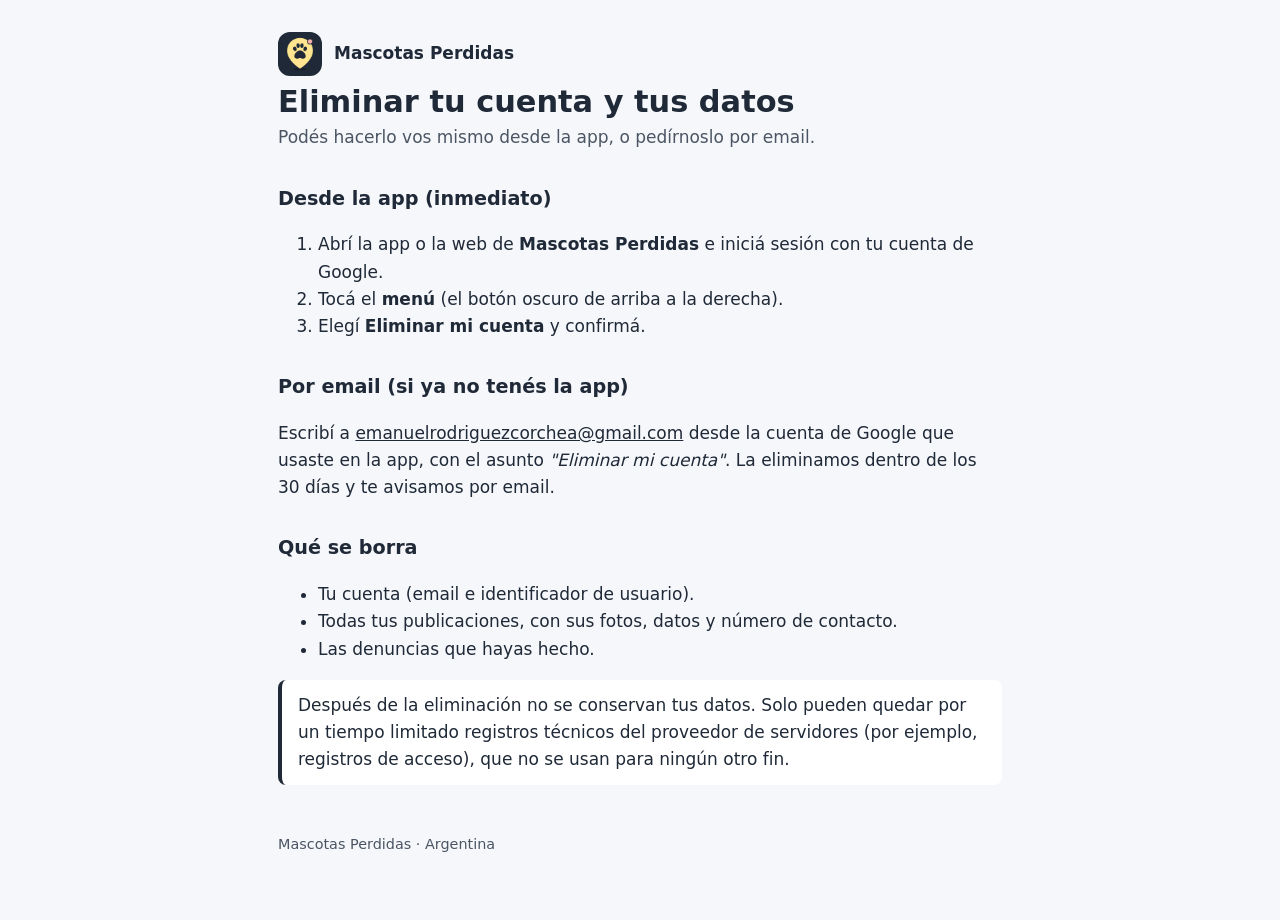
<file: eliminar-cuenta.html>
<!doctype html>
<html lang="es">
<head>
<meta charset="utf-8">
<meta name="viewport" content="width=device-width,initial-scale=1">
<title>Eliminar cuenta</title>
<meta name="description" content="Cómo eliminar tu cuenta y tus datos de Mascotas Perdidas.">
<link rel="icon" href="icono.png">
<link rel="stylesheet" href="estilos.css">
</head>
<body>
<main>
  <header><img src="icono.png" alt="" width="44" height="44" style="border-radius:12px"><strong>Mascotas Perdidas</strong></header>

  <h1>Eliminar tu cuenta y tus datos</h1>
  <p class="sub">Podés hacerlo vos mismo desde la app, o pedírnoslo por email.</p>

  <h2>Desde la app (inmediato)</h2>
  <ol>
    <li>Abrí la app o la web de <strong>Mascotas Perdidas</strong> e iniciá sesión con tu cuenta de Google.</li>
    <li>Tocá el <strong>menú</strong> (el botón oscuro de arriba a la derecha).</li>
    <li>Elegí <strong>Eliminar mi cuenta</strong> y confirmá.</li>
  </ol>

  <h2>Por email (si ya no tenés la app)</h2>
  <p>Escribí a <a href="mailto:emanuelrodriguezcorchea@gmail.com?subject=Eliminar%20mi%20cuenta%20-%20Mascotas%20Perdidas">emanuelrodriguezcorchea@gmail.com</a> desde la cuenta de Google que usaste en la app, con el asunto <em>"Eliminar mi cuenta"</em>. La eliminamos dentro de los 30 días y te avisamos por email.</p>

  <h2>Qué se borra</h2>
  <ul>
    <li>Tu cuenta (email e identificador de usuario).</li>
    <li>Todas tus publicaciones, con sus fotos, datos y número de contacto.</li>
    <li>Las denuncias que hayas hecho.</li>
  </ul>
  <p class="aviso">Después de la eliminación no se conservan tus datos. Solo pueden quedar por un tiempo limitado registros técnicos del proveedor de servidores (por ejemplo, registros de acceso), que no se usan para ningún otro fin.</p>

  <footer>Mascotas Perdidas · Argentina</footer>
</main>
</body>
</html>
</file>
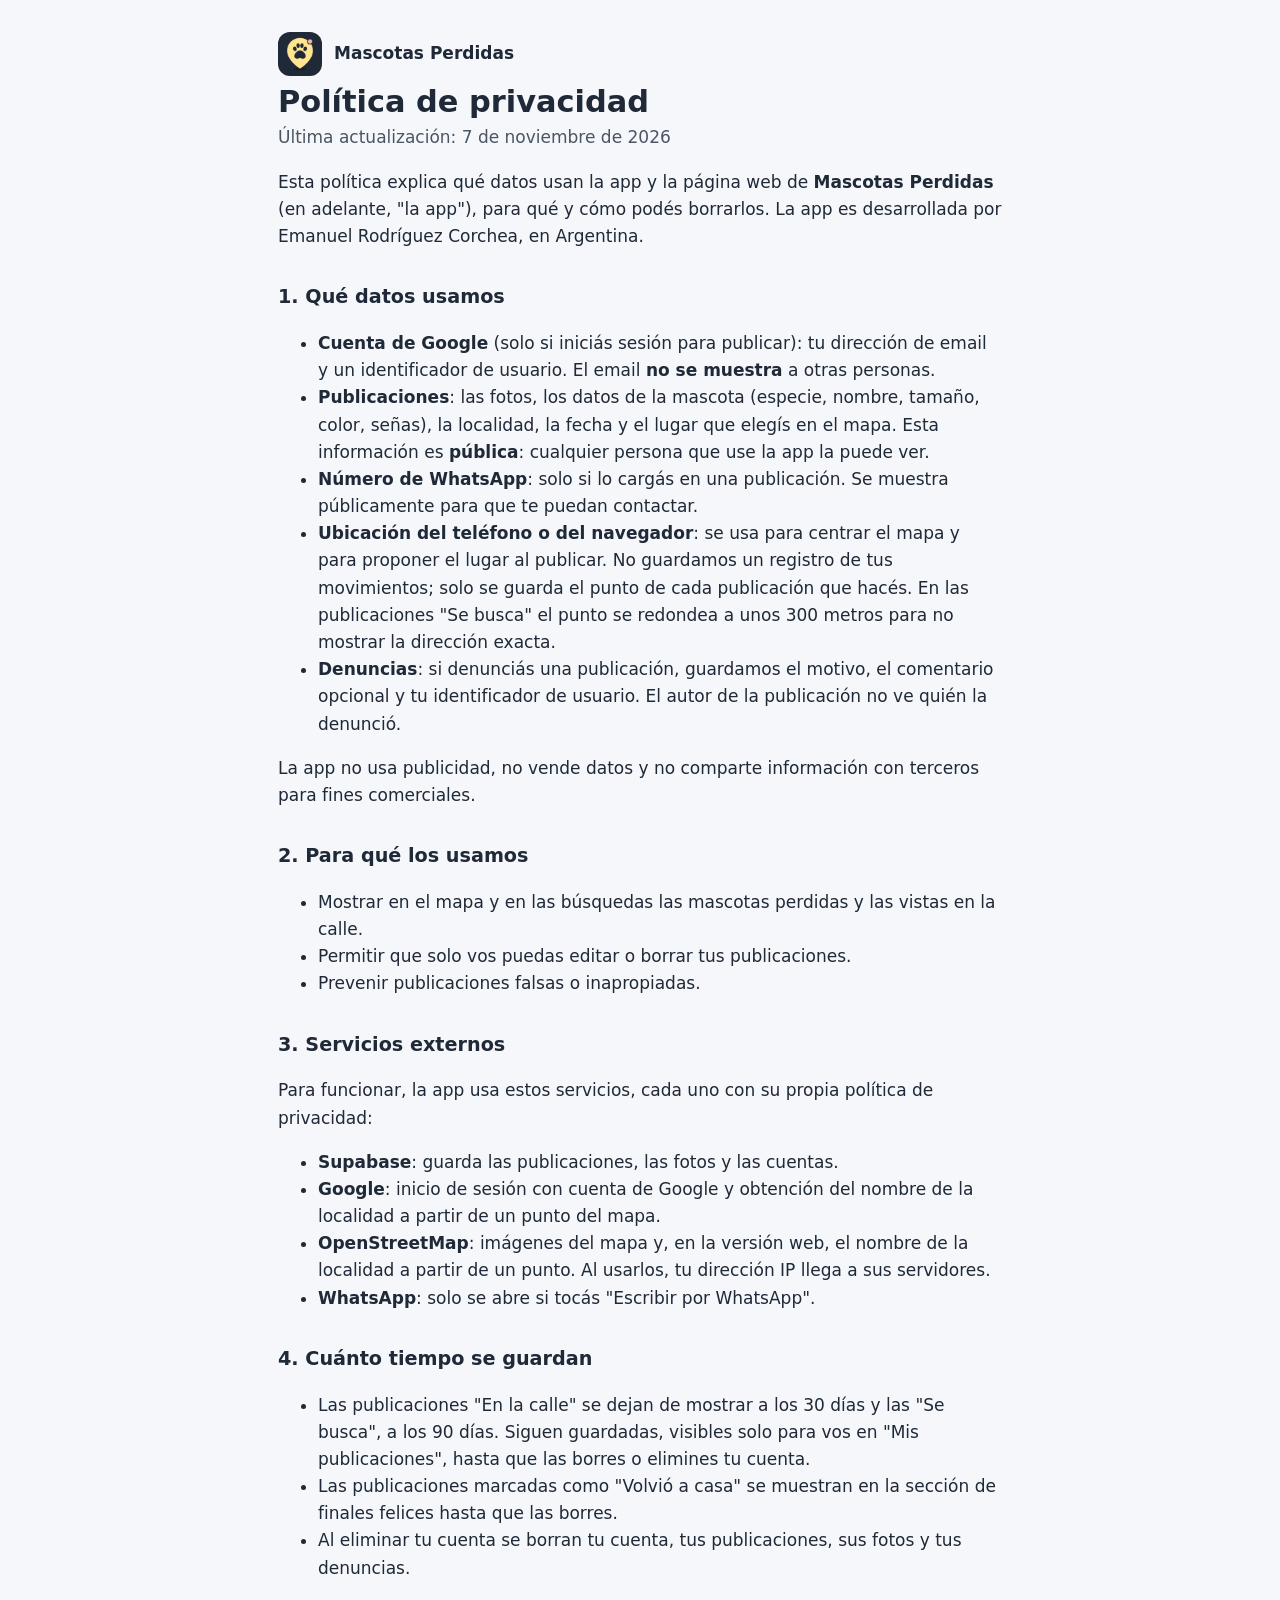
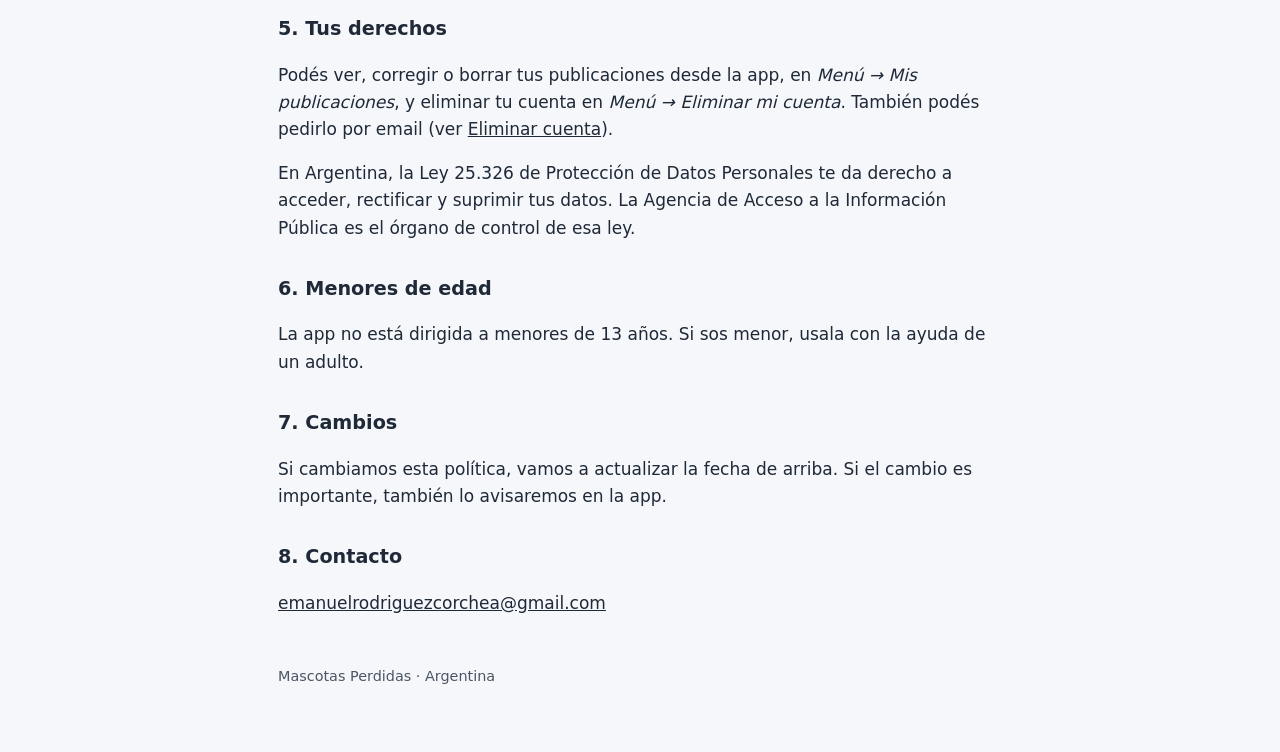
<file: privacidad.html>
<!doctype html>
<html lang="es">
<head>
<meta charset="utf-8">
<meta name="viewport" content="width=device-width,initial-scale=1">
<title>Política de privacidad</title>
<meta name="description" content="Política de privacidad de la app Mascotas Perdidas.">
<link rel="icon" href="icono.png">
<link rel="stylesheet" href="estilos.css">
</head>
<body>
<main>
  <header><img src="icono.png" alt="" width="44" height="44" style="border-radius:12px"><strong>Mascotas Perdidas</strong></header>

  <h1>Política de privacidad</h1>
  <p class="sub">Última actualización: 7 de noviembre de 2026</p>

  <p>Esta política explica qué datos usan la app y la página web de <strong>Mascotas Perdidas</strong> (en adelante, "la app"), para qué y cómo podés borrarlos. La app es desarrollada por Emanuel Rodríguez Corchea, en Argentina.</p>

  <h2>1. Qué datos usamos</h2>
  <ul>
    <li><strong>Cuenta de Google</strong> (solo si iniciás sesión para publicar): tu dirección de email y un identificador de usuario. El email <strong>no se muestra</strong> a otras personas.</li>
    <li><strong>Publicaciones</strong>: las fotos, los datos de la mascota (especie, nombre, tamaño, color, señas), la localidad, la fecha y el lugar que elegís en el mapa. Esta información es <strong>pública</strong>: cualquier persona que use la app la puede ver.</li>
    <li><strong>Número de WhatsApp</strong>: solo si lo cargás en una publicación. Se muestra públicamente para que te puedan contactar.</li>
    <li><strong>Ubicación del teléfono o del navegador</strong>: se usa para centrar el mapa y para proponer el lugar al publicar. No guardamos un registro de tus movimientos; solo se guarda el punto de cada publicación que hacés. En las publicaciones "Se busca" el punto se redondea a unos 300 metros para no mostrar la dirección exacta.</li>
    <li><strong>Denuncias</strong>: si denunciás una publicación, guardamos el motivo, el comentario opcional y tu identificador de usuario. El autor de la publicación no ve quién la denunció.</li>
  </ul>
  <p>La app no usa publicidad, no vende datos y no comparte información con terceros para fines comerciales.</p>

  <h2>2. Para qué los usamos</h2>
  <ul>
    <li>Mostrar en el mapa y en las búsquedas las mascotas perdidas y las vistas en la calle.</li>
    <li>Permitir que solo vos puedas editar o borrar tus publicaciones.</li>
    <li>Prevenir publicaciones falsas o inapropiadas.</li>
  </ul>

  <h2>3. Servicios externos</h2>
  <p>Para funcionar, la app usa estos servicios, cada uno con su propia política de privacidad:</p>
  <ul>
    <li><strong>Supabase</strong>: guarda las publicaciones, las fotos y las cuentas.</li>
    <li><strong>Google</strong>: inicio de sesión con cuenta de Google y obtención del nombre de la localidad a partir de un punto del mapa.</li>
    <li><strong>OpenStreetMap</strong>: imágenes del mapa y, en la versión web, el nombre de la localidad a partir de un punto. Al usarlos, tu dirección IP llega a sus servidores.</li>
    <li><strong>WhatsApp</strong>: solo se abre si tocás "Escribir por WhatsApp".</li>
  </ul>

  <h2>4. Cuánto tiempo se guardan</h2>
  <ul>
    <li>Las publicaciones "En la calle" se dejan de mostrar a los 30 días y las "Se busca", a los 90 días. Siguen guardadas, visibles solo para vos en "Mis publicaciones", hasta que las borres o elimines tu cuenta.</li>
    <li>Las publicaciones marcadas como "Volvió a casa" se muestran en la sección de finales felices hasta que las borres.</li>
    <li>Al eliminar tu cuenta se borran tu cuenta, tus publicaciones, sus fotos y tus denuncias.</li>
  </ul>

  <h2>5. Tus derechos</h2>
  <p>Podés ver, corregir o borrar tus publicaciones desde la app, en <em>Menú → Mis publicaciones</em>, y eliminar tu cuenta en <em>Menú → Eliminar mi cuenta</em>. También podés pedirlo por email (ver <a href="eliminar-cuenta.html">Eliminar cuenta</a>).</p>
  <p>En Argentina, la Ley 25.326 de Protección de Datos Personales te da derecho a acceder, rectificar y suprimir tus datos. La Agencia de Acceso a la Información Pública es el órgano de control de esa ley.</p>

  <h2>6. Menores de edad</h2>
  <p>La app no está dirigida a menores de 13 años. Si sos menor, usala con la ayuda de un adulto.</p>

  <h2>7. Cambios</h2>
  <p>Si cambiamos esta política, vamos a actualizar la fecha de arriba. Si el cambio es importante, también lo avisaremos en la app.</p>

  <h2>8. Contacto</h2>
  <p><a href="mailto:emanuelrodriguezcorchea@gmail.com">emanuelrodriguezcorchea@gmail.com</a></p>

  <footer>Mascotas Perdidas · Argentina</footer>
</main>
</body>
</html>
</file>
<file: estilos.css>
:root{--fondo:#F5F7FA;--texto:#1F2937;--suave:#4B5563;--naranja:#1F2937;--rojo:#c62828;--verde:#2e7d5b;--tarjeta:#ffffff;--borde:#E3E7ED}
@media (prefers-color-scheme:dark){:root{--fondo:#1d1714;--texto:#f3ebe6;--suave:#b8a99f;--naranja:#ffb68a;--rojo:#ff8a80;--verde:#8fd5b0;--tarjeta:#2a221e;--borde:#3d322c}}
*{box-sizing:border-box}
body{margin:0;background:var(--fondo);color:var(--texto);font:17px/1.6 "Plus Jakarta Sans",system-ui,-apple-system,"Segoe UI",Roboto,sans-serif}
main{max-width:760px;margin:0 auto;padding:32px 18px 64px}
header{display:flex;align-items:center;gap:12px;margin-bottom:8px}
.logo{width:44px;height:44px;border-radius:12px;background:var(--naranja);display:grid;place-items:center;color:#fff;font-size:24px}
h1{font-size:1.9rem;line-height:1.2;margin:8px 0 4px}
h2{font-size:1.2rem;margin:32px 0 8px}
p,li{color:var(--texto)}
.sub{color:var(--suave);margin-top:0}
a{color:var(--naranja)}
nav{display:flex;flex-wrap:wrap;gap:16px;margin:16px 0 24px;font-weight:600}
.tarjetas{display:grid;grid-template-columns:repeat(auto-fit,minmax(200px,1fr));gap:12px;margin:20px 0}
.tarjeta{background:var(--tarjeta);border:1px solid var(--borde);border-radius:16px;padding:16px}
.etiqueta{display:inline-block;color:#fff;font-size:.75rem;font-weight:700;letter-spacing:.04em;padding:2px 8px;border-radius:6px}
.calle{background:#e8711c}.busca{background:#d32f2f}.casa{background:#2e7d5b}
.aviso{background:var(--tarjeta);border-left:4px solid var(--naranja);padding:12px 16px;border-radius:8px}
footer{margin-top:48px;color:var(--suave);font-size:.9rem}
</file>
